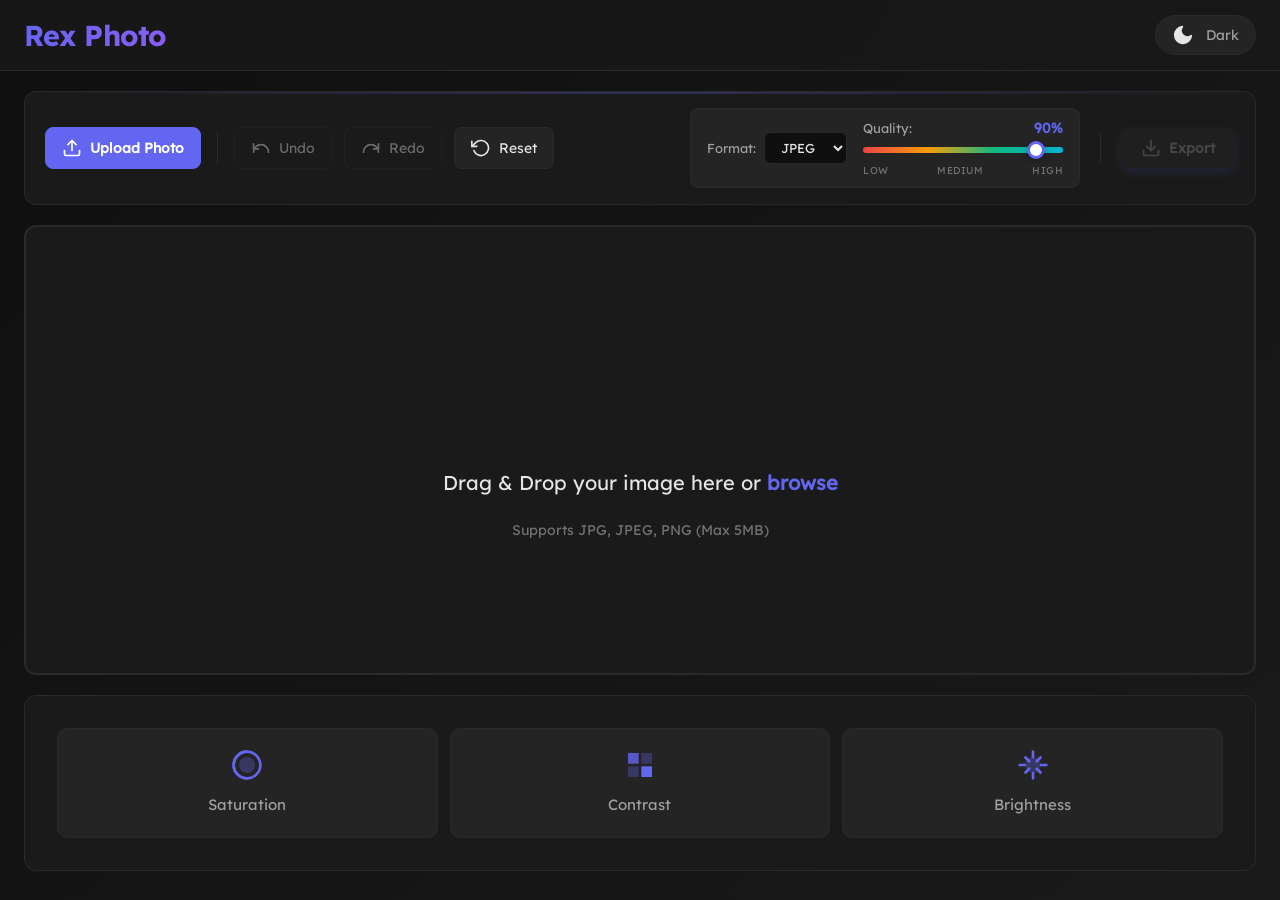
<file: index.html>
<!DOCTYPE html>
<html lang="en">

<head>
  <meta charset="UTF-8">
  <meta name="viewport" content="width=device-width, initial-scale=1.0">
  <title>Rex Photo</title>

  <link rel="icon" href="./assets/favicon.png">
  <link rel="stylesheet" href="style.css">
</head>

<body>
  <div id="app">
    <header>
      <h1 class="logo">Rex Photo</h1>
      <div class="theme-toggle" id="themeToggle">
        <span class="theme-icon" id="themeIcon">
          <svg viewBox="0 0 24 24" fill="none" xmlns="http://www.w3.org/2000/svg">
            <path d="M21 12.79A9 9 0 1 1 11.21 3 7 7 0 0 0 21 12.79z" stroke="currentColor" stroke-width="2"
              stroke-linecap="round" stroke-linejoin="round" fill="currentColor" />
          </svg>
        </span>
        <span class="theme-label" id="themeLabel">Dark</span>
      </div>
    </header>

    <main>
      <div id="editorContainer" class="editor-container">

        <!-- Top control section -->

        <div id="topControls" class="top-controls">

          <!-- Left Section: Upload, Undo, Redo -->

          <div class="controls-left">
            <button id="uploadBtn" class="control-btn primary-btn">
              <svg viewBox="0 0 24 24" fill="none" xmlns="http://www.w3.org/2000/svg" width="20" height="20">
                <path d="M21 15v4a2 2 0 0 1-2 2H5a2 2 0 0 1-2-2v-4" stroke="currentColor" stroke-width="2"
                  stroke-linecap="round" stroke-linejoin="round" />
                <polyline points="17 8 12 3 7 8" stroke="currentColor" stroke-width="2" stroke-linecap="round"
                  stroke-linejoin="round" />
                <line x1="12" y1="3" x2="12" y2="15" stroke="currentColor" stroke-width="2" stroke-linecap="round"
                  stroke-linejoin="round" />
              </svg>
              <span>Upload Photo</span>
            </button>

            <div class="controls-divider"></div>

            <button id="undoBtn" class="control-btn" disabled title="Undo (Ctrl+Z)">
              <svg viewBox="0 0 24 24" fill="none" xmlns="http://www.w3.org/2000/svg" width="20" height="20">
                <path d="M3 7v6h6" stroke="currentColor" stroke-width="2" stroke-linecap="round"
                  stroke-linejoin="round" />
                <path d="M21 17a9 9 0 0 0-9-9 9 9 0 0 0-9 9" stroke="currentColor" stroke-width="2"
                  stroke-linecap="round" stroke-linejoin="round" />
              </svg>
              <span class="btn-text">Undo</span>
            </button>

            <button id="redoBtn" class="control-btn" disabled title="Redo (Ctrl+Y)">
              <svg viewBox="0 0 24 24" fill="none" xmlns="http://www.w3.org/2000/svg" width="20" height="20">
                <path d="M21 7v6h-6" stroke="currentColor" stroke-width="2" stroke-linecap="round"
                  stroke-linejoin="round" />
                <path d="M3 17a9 9 0 0 1 9-9 9 9 0 0 1 9 9" stroke="currentColor" stroke-width="2"
                  stroke-linecap="round" stroke-linejoin="round" />
              </svg>
              <span class="btn-text">Redo</span>
            </button>

            <button id="resetBtn" class="control-btn" title="Reset All Filters">
              <svg viewBox="0 0 24 24" fill="none" xmlns="http://www.w3.org/2000/svg" width="20" height="20">
                <path d="M1 4v6h6" stroke="currentColor" stroke-width="2" stroke-linecap="round"
                  stroke-linejoin="round" />
                <path d="M3.51 15a9 9 0 1 0 2.13-9.36L1 10" stroke="currentColor" stroke-width="2"
                  stroke-linecap="round" stroke-linejoin="round" />
              </svg>
              <span class="btn-text">Reset</span>
            </button>
          </div>

          <!-- Right Section: Export Controls -->

          <div class="controls-right">
            <div class="export-group">
              <div class="format-selector">
                <label for="formatSelect" class="format-label">Format:</label>
                <select id="formatSelect" class="format-select">
                  <option value="jpeg">JPEG</option>
                  <option value="png">PNG</option>
                  <option value="webp">WebP</option>
                </select>
              </div>

              <div class="quality-control" id="qualityControl">
                <label class="quality-label">
                  <span>Quality:</span>
                  <span id="qualityValue" class="quality-value">90%</span>
                </label>
                <input type="range" id="qualitySlider" class="quality-slider" min="0" max="100" value="90" step="10">
                <div class="quality-marks">
                  <span class="quality-mark">Low</span>
                  <span class="quality-mark">Medium</span>
                  <span class="quality-mark">High</span>
                </div>
              </div>
            </div>

            <div class="controls-divider"></div>

            <button id="exportBtn" class="control-btn export-btn" disabled>
              <svg viewBox="0 0 24 24" fill="none" xmlns="http://www.w3.org/2000/svg" width="20" height="20">
                <path d="M21 15v4a2 2 0 0 1-2 2H5a2 2 0 0 1-2-2v-4" stroke="currentColor" stroke-width="2"
                  stroke-linecap="round" stroke-linejoin="round" />
                <polyline points="7 10 12 15 17 10" stroke="currentColor" stroke-width="2" stroke-linecap="round"
                  stroke-linejoin="round" />
                <line x1="12" y1="15" x2="12" y2="3" stroke="currentColor" stroke-width="2" stroke-linecap="round"
                  stroke-linejoin="round" />
              </svg>
              <span>Export</span>
            </button>
          </div>

        </div>

        <div id="photoContainer" class="drop-zone">
          <div class="container" id="imageContainer">
            <div class="upload-area" id="uploadArea">
              <input type="file" name="photo" id="photoInput" accept=".jpg,.jpeg,.png" style="display: none" />
              <div class="upload-icon">
                <svg viewBox="0 0 24 24" fill="none" xmlns="http://www.w3.org/2000/svg">
                  <path d="M23 19a2 2 0 0 1-2 2H3a2 2 0 0 1-2-2V8a2 2 0 0 1 2-2h4l2-3h6l2 3h4a2 2 0 0 1 2 2z"
                    stroke="var(--accent-color)" stroke-width="2" stroke-linecap="round" stroke-linejoin="round"
                    fill="none" />
                  <circle cx="12" cy="13" r="4" stroke="var(--accent-color)" stroke-width="2" fill="var(--accent-color)"
                    opacity="0.3" />
                  <path d="M12 13V13.01" stroke="var(--accent-color)" stroke-width="2" stroke-linecap="round" />
                  <path d="M17 8h.01" stroke="var(--accent-color)" stroke-width="2" stroke-linecap="round" />
                </svg>
              </div>
              <div class="upload-text">
                Drag & Drop your image here or
                <span class="browse-text">browse</span>
              </div>
              <div class="upload-hint">Supports JPG, JPEG, PNG (Max 5MB)</div>
            </div>
          </div>
        </div>

        <div id="editorTools">


          <!-- this is the html to be rendered when tools are clicked -->


          <div id="inputElements">
            <div class="button">
              <button id="inputBackButton">Back</button>
            </div>
            <div id="inputName"></div>
            <div id="inputRangeElement">
              <p id="rangeInputValue"></p>
              <div id="rangeInputDiv">
                <input type="range" name="input-range" id="inputRange" value="0" max="100" min="-100" step="1">
              </div>
            </div>
          </div>

          <div id="inputSwitchElement">
            <button id="switchBackButton">Back</button>
            <div class="switch-container">
              <label class="switch">
                <input type="checkbox" id="inputSwitch">
                <span class="slider"></span>
              </label>
              <span class="switch-status" id="switchStatus">OFF</span>
            </div>
          </div>

          <div id="editorToolsDisplay">
            <div class="editor-tool" id="saturationTool">
              <div class="tool-icon">
                <svg viewBox="0 0 24 24" fill="none" xmlns="http://www.w3.org/2000/svg">
                  <circle cx="12" cy="12" r="10" stroke="var(--accent-color)" stroke-width="2" fill="none" />
                  <path d="M12 2a10 10 0 0 0 0 20" stroke="var(--accent-color)" stroke-width="2" fill="none" />
                  <circle cx="12" cy="12" r="6" fill="var(--accent-color)" opacity="0.3" />
                </svg>
              </div>
              <span>Saturation</span>
            </div>
            <div class="editor-tool" id="contrastTool">
              <div class="tool-icon">
                <svg viewBox="0 0 24 24" fill="none" xmlns="http://www.w3.org/2000/svg">
                  <rect x="3" y="3" width="8" height="8" fill="var(--accent-color)" opacity="0.8" />
                  <rect x="13" y="3" width="8" height="8" fill="var(--accent-color)" opacity="0.3" />
                  <rect x="3" y="13" width="8" height="8" fill="var(--accent-color)" opacity="0.3" />
                  <rect x="13" y="13" width="8" height="8" fill="var(--accent-color)" />
                </svg>
              </div>
              <span>Contrast</span>
            </div>
            <div class="editor-tool" id="brightnessTool">
              <div class="tool-icon">
                <svg viewBox="0 0 24 24" fill="none" xmlns="http://www.w3.org/2000/svg">
                  <circle cx="12" cy="12" r="5" stroke="var(--accent-color)" stroke-width="2" fill="var(--accent-color)"
                    opacity="0.3" />
                  <path d="M12 2v4M12 18v4M22 12h-4M6 12H2" stroke="var(--accent-color)" stroke-width="2"
                    stroke-linecap="round" />
                  <path d="M17.66 6.34l-2.83 2.83M9.17 14.83l-2.83 2.83M17.66 17.66l-2.83-2.83M9.17 9.17L6.34 6.34"
                    stroke="var(--accent-color)" stroke-width="2" stroke-linecap="round" />
                </svg>
              </div>
              <span>Brightness</span>
            </div>
            <!-- <div class="editor-tool" id="sepiaTool">
              <div class="tool-icon">
                <svg viewBox="0 0 24 24" fill="none" xmlns="http://www.w3.org/2000/svg">
                  <rect x="3" y="3" width="18" height="18" rx="2" stroke="var(--accent-color)" stroke-width="2"
                    fill="none" />
                  <path d="M3 3L21 21" stroke="var(--accent-color)" stroke-width="2" stroke-linecap="round" />
                  <circle cx="9" cy="9" r="2" fill="var(--accent-color)" opacity="0.6" />
                  <circle cx="15" cy="15" r="2" fill="var(--accent-color)" opacity="0.4" />
                </svg>
              </div>
              <span>Sepia</span>
            </div>
            <div class="editor-tool" id="opacityTool">
              <div class="tool-icon">
                <svg viewBox="0 0 24 24" fill="none" xmlns="http://www.w3.org/2000/svg">
                  <rect x="3" y="3" width="18" height="18" rx="2" stroke="var(--accent-color)" stroke-width="2"
                    fill="var(--accent-color)" opacity="0.2" />
                  <path d="M3 3 L21 21" stroke="var(--accent-color)" stroke-width="2" stroke-linecap="round" />
                  <rect x="3" y="3" width="18" height="9" fill="var(--accent-color)" opacity="0.6" />
                </svg>
              </div>
              <span>Opacity</span>
            </div> -->
          </diav>
        </div>
      </div>
  </div>
  </main>
  </div>

  <!-- <input type="text" id="input">
  <button type="button" id="push">Push</button> -->


  <canvas id="export-canvas" style="display: none;"></canvas>
  <script type="module" src="script.js"></script>
</body>

</html>
</file>
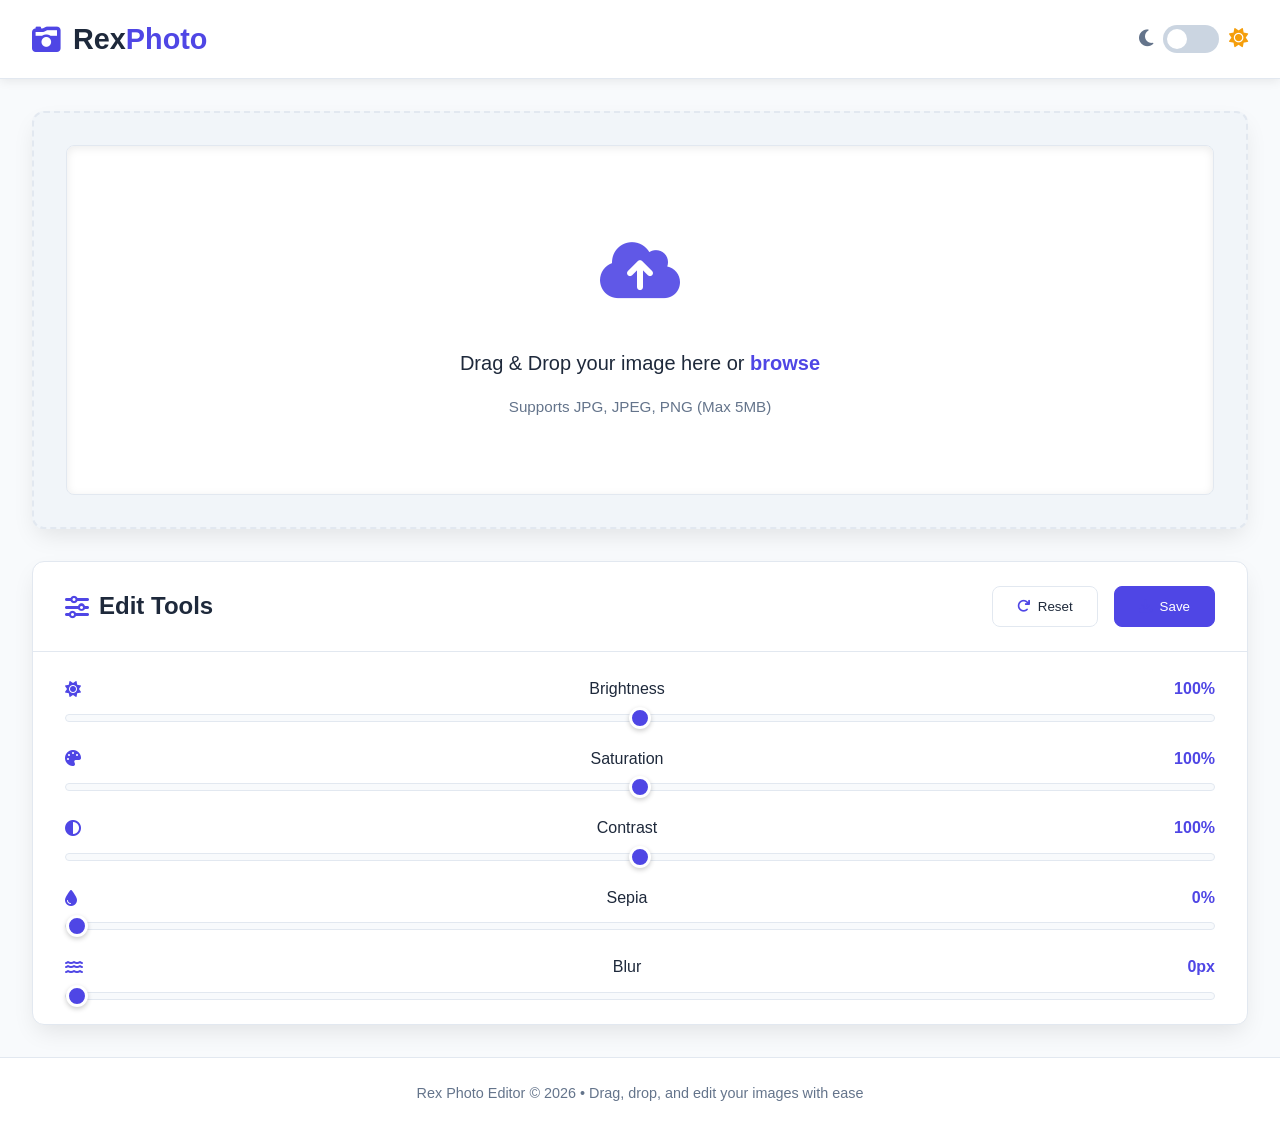
<file: second/index.html>
<!DOCTYPE html>
<html lang="en">

<head>
  <meta charset="UTF-8">
  <meta name="viewport" content="width=device-width, initial-scale=1.0">
  <title>Rex Photo Editor</title>
  <link rel="stylesheet" href="style.css">
  <link rel="stylesheet" href="https://cdnjs.cloudflare.com/ajax/libs/font-awesome/6.4.0/css/all.min.css">
</head>

<body>
  <div id="app">
    <header class="header">
      <div class="header-content">
        <div class="logo">
          <i class="fas fa-camera-retro"></i>
          <h1>Rex<span>Photo</span></h1>
        </div>
        <div class="theme-toggle">
          <i class="fas fa-moon"></i>
          <label class="switch">
            <input type="checkbox" id="themeToggle">
            <span class="slider"></span>
          </label>
          <i class="fas fa-sun"></i>
        </div>
      </div>
    </header>

    <main>
      <div id="editorContainer" class="editor-container">
        <div id="photoContainer" class="drop-zone">
          <div class="container" id="imageContainer">
            <!-- Upload Photos Section -->
            <div class="upload-area" id="uploadArea">
              <input type="file" name="photo" id="photoInput" accept=".jpg,.jpeg,.png" style="display: none;">
              <div class="upload-icon">
                <i class="fas fa-cloud-upload-alt"></i>
              </div>
              <div class="upload-text">Drag & Drop your image here or <span class="browse-text">browse</span></div>
              <div class="upload-hint">Supports JPG, JPEG, PNG (Max 5MB)</div>
            </div>
          </div>
        </div>

        <div class="editor-tools-container">
          <div class="tools-header">
            <h2><i class="fas fa-sliders-h"></i> Edit Tools</h2>
            <div class="tool-actions">
              <button class="tool-btn" id="resetBtn"><i class="fas fa-redo"></i> Reset</button>
              <button class="tool-btn primary" id="saveBtn"><i class="fas fa-download"></i> Save</button>
            </div>
          </div>

          <div id="editorTools" class="editor-tools">
            <div class="tool">
              <div class="tool-header">
                <i class="fas fa-sun"></i>
                <span>Brightness</span>
                <span class="tool-value" id="brightnessValue">100%</span>
              </div>
              <input type="range" min="0" max="200" value="100" class="tool-slider" id="brightnessSlider">
            </div>

            <div class="tool">
              <div class="tool-header">
                <i class="fas fa-palette"></i>
                <span>Saturation</span>
                <span class="tool-value" id="saturationValue">100%</span>
              </div>
              <input type="range" min="0" max="200" value="100" class="tool-slider" id="saturationSlider">
            </div>

            <div class="tool">
              <div class="tool-header">
                <i class="fas fa-adjust"></i>
                <span>Contrast</span>
                <span class="tool-value" id="contrastValue">100%</span>
              </div>
              <input type="range" min="0" max="200" value="100" class="tool-slider" id="contrastSlider">
            </div>

            <div class="tool">
              <div class="tool-header">
                <i class="fas fa-tint"></i>
                <span>Sepia</span>
                <span class="tool-value" id="sepiaValue">0%</span>
              </div>
              <input type="range" min="0" max="100" value="0" class="tool-slider" id="sepiaSlider">
            </div>

            <div class="tool">
              <div class="tool-header">
                <i class="fas fa-water"></i>
                <span>Blur</span>
                <span class="tool-value" id="blurValue">0px</span>
              </div>
              <input type="range" min="0" max="20" value="0" class="tool-slider" id="blurSlider">
            </div>
          </div>
        </div>
      </div>
    </main>

    <footer class="footer">
      <p>Rex Photo Editor &copy; <span id="currentYear"></span> • Drag, drop, and edit your images with ease</p>
    </footer>
  </div>

  <script src="script.js"></script>
</body>

</html>
</file>
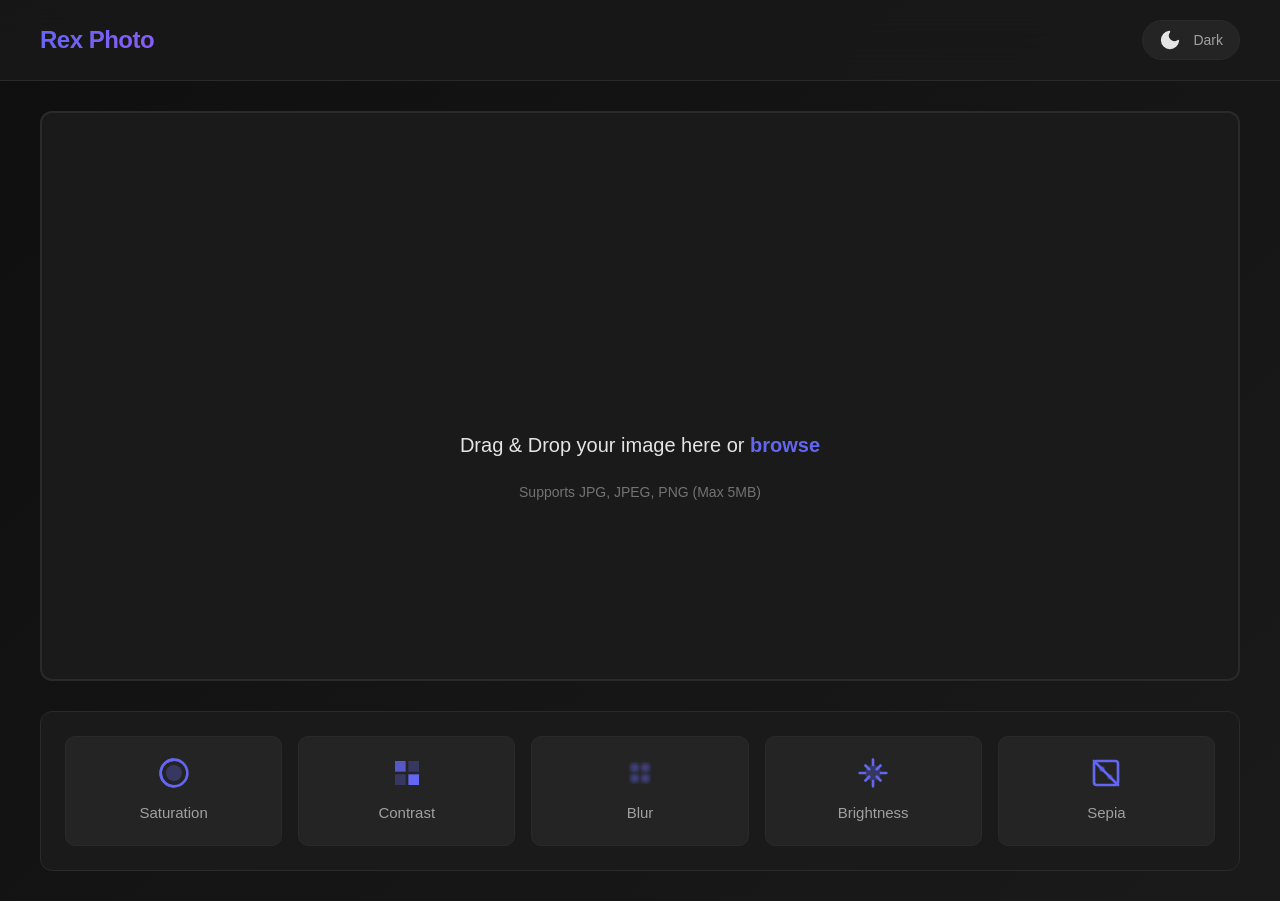
<file: second/photo_editor_dark (3).html>
<!DOCTYPE html>
<html lang="en">
  <head>
    <meta charset="UTF-8" />
    <meta name="viewport" content="width=device-width, initial-scale=1.0" />
    <title>Rex Photo</title>

    <style>
      :root {
        --bg-primary: #0f0f0f;
        --bg-secondary: #1a1a1a;
        --bg-tertiary: #242424;
        --border-color: #2a2a2a;
        --border-hover: #3a3a3a;
        --accent-color: #6366f1;
        --accent-hover: #4f46e5;
        --text-primary: #e5e5e5;
        --text-secondary: #a0a0a0;
        --text-muted: #737373;
        --shadow: rgba(0, 0, 0, 0.5);
        --glow: rgba(99, 102, 241, 0.3);
        --border-radius: 12px;
        --transition: all 0.3s cubic-bezier(0.4, 0, 0.2, 1);
      }

      [data-theme="light"] {
        --bg-primary: #ffffff;
        --bg-secondary: #f8f9fa;
        --bg-tertiary: #e9ecef;
        --border-color: #dee2e6;
        --border-hover: #cbd5e0;
        --accent-color: #6366f1;
        --accent-hover: #4f46e5;
        --text-primary: #1a202c;
        --text-secondary: #4a5568;
        --text-muted: #718096;
        --shadow: rgba(0, 0, 0, 0.1);
        --glow: rgba(99, 102, 241, 0.2);
        --border-radius: 12px;
        --transition: all 0.3s cubic-bezier(0.4, 0, 0.2, 1);
      }

      * {
        box-sizing: border-box;
        margin: 0;
        padding: 0;
      }

      body {
        font-family: -apple-system, BlinkMacSystemFont, "Segoe UI", Roboto,
          "Inter", sans-serif;
        color: var(--text-primary);
        background: linear-gradient(
          135deg,
          var(--bg-primary) 0%,
          var(--bg-secondary) 100%
        );
        line-height: 1.6;
        min-height: 100vh;
        transition: background 0.3s ease, color 0.3s ease;
      }

      [data-theme="light"] body {
        background: linear-gradient(135deg, #f0f4f8 0%, #ffffff 100%);
      }

      header {
        background: rgba(26, 26, 26, 0.8);
        backdrop-filter: blur(20px);
        border-bottom: 1px solid var(--border-color);
        padding: 20px 40px;
        position: sticky;
        top: 0;
        z-index: 100;
        display: flex;
        justify-content: space-between;
        align-items: center;
      }

      header h1 {
        font-size: 24px;
        font-weight: 700;
        background: linear-gradient(135deg, var(--accent-color), #8b5cf6);
        -webkit-background-clip: text;
        -webkit-text-fill-color: transparent;
        letter-spacing: -0.5px;
      }

      .theme-toggle {
        display: flex;
        align-items: center;
        gap: 12px;
        background: var(--bg-tertiary);
        padding: 8px 16px;
        border-radius: 50px;
        border: 1px solid var(--border-color);
        cursor: pointer;
        transition: var(--transition);
        position: relative;
        overflow: hidden;
      }

      .theme-toggle::before {
        content: "";
        position: absolute;
        top: 0;
        left: -100%;
        width: 100%;
        height: 100%;
        background: linear-gradient(
          90deg,
          transparent,
          var(--glow),
          transparent
        );
        transition: left 0.5s ease;
      }

      .theme-toggle:hover::before {
        left: 100%;
      }

      .theme-toggle:hover {
        border-color: var(--accent-color);
        box-shadow: 0 0 20px var(--glow);
      }

      .theme-icon {
        width: 22px;
        height: 22px;
        transition: var(--transition);
        position: relative;
        z-index: 1;
      }

      .theme-toggle:hover .theme-icon {
        transform: rotate(20deg) scale(1.1);
      }

      .theme-icon svg {
        width: 100%;
        height: 100%;
      }

      .theme-label {
        font-size: 14px;
        font-weight: 500;
        color: var(--text-secondary);
        position: relative;
        z-index: 1;
      }

      #editorContainer {
        display: flex;
        flex-direction: column;
        min-height: calc(100vh - 80px);
        padding: 30px 40px;
        max-width: 1600px;
        margin: 0 auto;
        gap: 30px;
      }

      #photoContainer {
        flex: 1;
        display: flex;
        justify-content: center;
        align-items: center;
        background: var(--bg-secondary);
        border-radius: var(--border-radius);
        border: 2px solid var(--border-color);
        position: relative;
        overflow: hidden;
        transition: var(--transition);
        min-height: 500px;
      }

      #photoContainer.active {
        border-color: var(--accent-color);
        box-shadow: 0 0 0 4px var(--glow);
      }

      #photoContainer:hover {
        border-color: var(--border-hover);
      }

      #photoContainer .container {
        width: 100%;
        min-height: 300px;
        max-width: 1200px;
        display: flex;
        justify-content: center;
        align-items: center;
        position: relative;
        overflow: hidden;
        padding: 20px;
        margin: 0 auto;
        box-sizing: border-box;
      }

      .uploaded-image {
        max-width: 100%;
        max-height: 100%;
        width: auto;
        height: auto;
        object-fit: contain;
        display: block;
        margin: 0 auto;
        transition: transform 0.3s ease;
        image-rendering: -webkit-optimize-contrast;
        image-rendering: crisp-edges;
      }

      .upload-area {
        display: flex;
        flex-direction: column;
        align-items: center;
        justify-content: center;
        padding: 60px 40px;
        text-align: center;
        width: 100%;
        cursor: pointer;
        transition: var(--transition);
      }

      .upload-area:hover .upload-icon {
        transform: scale(1.1);
      }

      .upload-icon {
        font-size: 72px;
        margin-bottom: 24px;
        opacity: 0.6;
        transition: var(--transition);
        filter: grayscale(1);
      }

      .upload-text {
        font-size: 20px;
        margin-bottom: 12px;
        color: var(--text-primary);
        font-weight: 500;
      }

      .browse-text {
        color: var(--accent-color);
        text-decoration: none;
        font-weight: 600;
        position: relative;
        transition: var(--transition);
      }

      .browse-text::after {
        content: "";
        position: absolute;
        bottom: -2px;
        left: 0;
        width: 100%;
        height: 2px;
        background: var(--accent-color);
        transform: scaleX(0);
        transition: var(--transition);
      }

      .upload-area:hover .browse-text::after {
        transform: scaleX(1);
      }

      .upload-hint {
        font-size: 14px;
        color: var(--text-muted);
        margin-top: 8px;
      }

      .action-button {
        position: absolute;
        bottom: 30px;
        right: 30px;
        background: var(--accent-color);
        color: white;
        border: none;
        padding: 12px 24px;
        border-radius: 8px;
        font-size: 14px;
        font-weight: 600;
        cursor: pointer;
        transition: var(--transition);
        box-shadow: 0 4px 12px rgba(99, 102, 241, 0.3);
      }

      .action-button:hover {
        background: var(--accent-hover);
        transform: translateY(-2px);
        box-shadow: 0 6px 20px rgba(99, 102, 241, 0.4);
      }

      .action-button:active {
        transform: translateY(0);
      }

      .error-message {
        background: linear-gradient(
          135deg,
          rgba(239, 68, 68, 0.1),
          rgba(220, 38, 38, 0.1)
        );
        border: 2px solid rgba(239, 68, 68, 0.3);
        border-radius: var(--border-radius);
        padding: 20px;
        margin-top: 20px;
        display: flex;
        align-items: center;
        gap: 16px;
        animation: slideIn 0.3s ease;
      }

      .error-icon {
        width: 24px;
        height: 24px;
        flex-shrink: 0;
      }

      .error-icon svg {
        width: 100%;
        height: 100%;
      }

      .error-content {
        flex: 1;
      }

      .error-title {
        font-size: 16px;
        font-weight: 600;
        color: #ef4444;
        margin-bottom: 4px;
      }

      .error-description {
        font-size: 14px;
        color: var(--text-secondary);
      }

      @keyframes slideIn {
        from {
          opacity: 0;
          transform: translateY(-10px);
        }
        to {
          opacity: 1;
          transform: translateY(0);
        }
      }

      #editorTools {
        display: grid;
        grid-template-columns: repeat(auto-fit, minmax(150px, 1fr));
        gap: 16px;
        padding: 24px;
        background: var(--bg-secondary);
        border-radius: var(--border-radius);
        border: 1px solid var(--border-color);
      }

      #editorTools > div {
        background: var(--bg-tertiary);
        padding: 20px;
        border-radius: 10px;
        text-align: center;
        font-weight: 500;
        font-size: 15px;
        color: var(--text-secondary);
        border: 1px solid var(--border-color);
        cursor: pointer;
        transition: var(--transition);
        position: relative;
        overflow: hidden;
        display: flex;
        flex-direction: column;
        align-items: center;
        gap: 12px;
      }

      #editorTools > div .tool-icon {
        width: 32px;
        height: 32px;
        transition: var(--transition);
      }

      #editorTools > div .tool-icon svg {
        width: 100%;
        height: 100%;
      }

      #editorTools > div::before {
        content: "";
        position: absolute;
        top: 0;
        left: -100%;
        width: 100%;
        height: 100%;
        background: linear-gradient(
          90deg,
          transparent,
          rgba(99, 102, 241, 0.1),
          transparent
        );
        transition: var(--transition);
      }

      #editorTools > div:hover {
        border-color: var(--accent-color);
        color: var(--text-primary);
        transform: translateY(-2px);
        box-shadow: 0 8px 16px var(--shadow);
      }

      #editorTools > div:hover .tool-icon {
        transform: scale(1.1);
      }

      #editorTools > div:hover .tool-icon svg {
        filter: drop-shadow(0 2px 8px var(--glow));
      }

      #editorTools > div:hover::before {
        left: 100%;
      }

      @media (max-width: 768px) {
        header {
          padding: 16px 20px;
        }

        header h1 {
          font-size: 20px;
        }

        #editorContainer {
          padding: 20px;
          gap: 20px;
        }

        #photoContainer {
          min-height: 400px;
        }

        .upload-icon {
          font-size: 56px;
        }

        .upload-text {
          font-size: 18px;
        }

        #editorTools {
          grid-template-columns: repeat(auto-fit, minmax(120px, 1fr));
          gap: 12px;
          padding: 16px;
        }

        #editorTools > div {
          padding: 16px;
          font-size: 14px;
        }
        #photoContainer .container {
          padding: 15px;
          min-height: 250px;
        }
      }

      @media (max-width: 480px) {
        #photoContainer .container {
          padding: 10px;
          min-height: 200px;
        }
      }
    </style>
  </head>

  <body>
    <div id="app">
      <header>
        <h1>Rex Photo</h1>
        <div class="theme-toggle" id="themeToggle">
          <span class="theme-icon" id="themeIcon">
            <svg
              viewBox="0 0 24 24"
              fill="none"
              xmlns="http://www.w3.org/2000/svg"
            >
              <path
                d="M21 12.79A9 9 0 1 1 11.21 3 7 7 0 0 0 21 12.79z"
                stroke="currentColor"
                stroke-width="2"
                stroke-linecap="round"
                stroke-linejoin="round"
                fill="currentColor"
              />
            </svg>
          </span>
          <span class="theme-label" id="themeLabel">Dark</span>
        </div>
      </header>

      <main>
        <div id="editorContainer" class="editor-container">
          <div id="photoContainer" class="drop-zone">
            <div class="container" id="imageContainer">
              <div class="upload-area" id="uploadArea">
                <input
                  type="file"
                  name="photo"
                  id="photoInput"
                  accept=".jpg,.jpeg,.png"
                  style="display: none"
                />
                <div class="upload-icon">
                  <svg
                    viewBox="0 0 24 24"
                    fill="none"
                    xmlns="http://www.w3.org/2000/svg"
                  >
                    <path
                      d="M23 19a2 2 0 0 1-2 2H3a2 2 0 0 1-2-2V8a2 2 0 0 1 2-2h4l2-3h6l2 3h4a2 2 0 0 1 2 2z"
                      stroke="var(--accent-color)"
                      stroke-width="2"
                      stroke-linecap="round"
                      stroke-linejoin="round"
                      fill="none"
                    />
                    <circle
                      cx="12"
                      cy="13"
                      r="4"
                      stroke="var(--accent-color)"
                      stroke-width="2"
                      fill="var(--accent-color)"
                      opacity="0.3"
                    />
                    <path
                      d="M12 13V13.01"
                      stroke="var(--accent-color)"
                      stroke-width="2"
                      stroke-linecap="round"
                    />
                    <path
                      d="M17 8h.01"
                      stroke="var(--accent-color)"
                      stroke-width="2"
                      stroke-linecap="round"
                    />
                  </svg>
                </div>
                <div class="upload-text">
                  Drag & Drop your image here or
                  <span class="browse-text">browse</span>
                </div>
                <div class="upload-hint">Supports JPG, JPEG, PNG (Max 5MB)</div>
              </div>
            </div>
          </div>

          <div id="editorTools">
            <div>
              <div class="tool-icon">
                <svg
                  viewBox="0 0 24 24"
                  fill="none"
                  xmlns="http://www.w3.org/2000/svg"
                >
                  <circle
                    cx="12"
                    cy="12"
                    r="10"
                    stroke="var(--accent-color)"
                    stroke-width="2"
                    fill="none"
                  />
                  <path
                    d="M12 2a10 10 0 0 0 0 20"
                    stroke="var(--accent-color)"
                    stroke-width="2"
                    fill="none"
                  />
                  <circle
                    cx="12"
                    cy="12"
                    r="6"
                    fill="var(--accent-color)"
                    opacity="0.3"
                  />
                </svg>
              </div>
              <span>Saturation</span>
            </div>
            <div>
              <div class="tool-icon">
                <svg
                  viewBox="0 0 24 24"
                  fill="none"
                  xmlns="http://www.w3.org/2000/svg"
                >
                  <rect
                    x="3"
                    y="3"
                    width="8"
                    height="8"
                    fill="var(--accent-color)"
                    opacity="0.8"
                  />
                  <rect
                    x="13"
                    y="3"
                    width="8"
                    height="8"
                    fill="var(--accent-color)"
                    opacity="0.3"
                  />
                  <rect
                    x="3"
                    y="13"
                    width="8"
                    height="8"
                    fill="var(--accent-color)"
                    opacity="0.3"
                  />
                  <rect
                    x="13"
                    y="13"
                    width="8"
                    height="8"
                    fill="var(--accent-color)"
                  />
                </svg>
              </div>
              <span>Contrast</span>
            </div>
            <div>
              <div class="tool-icon">
                <svg
                  viewBox="0 0 24 24"
                  fill="none"
                  xmlns="http://www.w3.org/2000/svg"
                >
                  <circle
                    cx="8"
                    cy="8"
                    r="3"
                    fill="var(--accent-color)"
                    opacity="0.6"
                    filter="url(#blur1)"
                  />
                  <circle
                    cx="16"
                    cy="8"
                    r="3"
                    fill="var(--accent-color)"
                    opacity="0.6"
                    filter="url(#blur1)"
                  />
                  <circle
                    cx="8"
                    cy="16"
                    r="3"
                    fill="var(--accent-color)"
                    opacity="0.6"
                    filter="url(#blur1)"
                  />
                  <circle
                    cx="16"
                    cy="16"
                    r="3"
                    fill="var(--accent-color)"
                    opacity="0.6"
                    filter="url(#blur1)"
                  />
                  <defs>
                    <filter id="blur1">
                      <feGaussianBlur in="SourceGraphic" stdDeviation="2" />
                    </filter>
                  </defs>
                </svg>
              </div>
              <span>Blur</span>
            </div>
            <div>
              <div class="tool-icon">
                <svg
                  viewBox="0 0 24 24"
                  fill="none"
                  xmlns="http://www.w3.org/2000/svg"
                >
                  <circle
                    cx="12"
                    cy="12"
                    r="5"
                    stroke="var(--accent-color)"
                    stroke-width="2"
                    fill="var(--accent-color)"
                    opacity="0.3"
                  />
                  <path
                    d="M12 2v4M12 18v4M22 12h-4M6 12H2"
                    stroke="var(--accent-color)"
                    stroke-width="2"
                    stroke-linecap="round"
                  />
                  <path
                    d="M17.66 6.34l-2.83 2.83M9.17 14.83l-2.83 2.83M17.66 17.66l-2.83-2.83M9.17 9.17L6.34 6.34"
                    stroke="var(--accent-color)"
                    stroke-width="2"
                    stroke-linecap="round"
                  />
                </svg>
              </div>
              <span>Brightness</span>
            </div>
            <div>
              <div class="tool-icon">
                <svg
                  viewBox="0 0 24 24"
                  fill="none"
                  xmlns="http://www.w3.org/2000/svg"
                >
                  <rect
                    x="3"
                    y="3"
                    width="18"
                    height="18"
                    rx="2"
                    stroke="var(--accent-color)"
                    stroke-width="2"
                    fill="none"
                  />
                  <path
                    d="M3 3L21 21"
                    stroke="var(--accent-color)"
                    stroke-width="2"
                    stroke-linecap="round"
                  />
                  <circle
                    cx="9"
                    cy="9"
                    r="2"
                    fill="var(--accent-color)"
                    opacity="0.6"
                  />
                  <circle
                    cx="15"
                    cy="15"
                    r="2"
                    fill="var(--accent-color)"
                    opacity="0.4"
                  />
                </svg>
              </div>
              <span>Sepia</span>
            </div>
          </div>
        </div>
      </main>
    </div>

    <script>
      document.addEventListener("DOMContentLoaded", function () {
        const dropZone = document.getElementById("photoContainer");
        const fileInput = document.getElementById("photoInput");
        const uploadArea = document.getElementById("uploadArea");
        const imageContainer = document.getElementById("imageContainer");
        const themeToggle = document.getElementById("themeToggle");
        const themeIcon = document.getElementById("themeIcon");
        const themeLabel = document.getElementById("themeLabel");
        const html = document.documentElement;

        // Theme switching functionality
        const savedTheme = localStorage.getItem("theme") || "dark";
        html.setAttribute("data-theme", savedTheme);
        updateThemeUI(savedTheme);

        themeToggle.addEventListener("click", () => {
          const currentTheme = html.getAttribute("data-theme");
          const newTheme = currentTheme === "dark" ? "light" : "dark";
          html.setAttribute("data-theme", newTheme);
          localStorage.setItem("theme", newTheme);
          updateThemeUI(newTheme);
        });

        function updateThemeUI(theme) {
          const iconHTML =
            theme === "light"
              ? `<svg viewBox="0 0 24 24" fill="none" xmlns="http://www.w3.org/2000/svg">
              <circle cx="12" cy="12" r="5" stroke="currentColor" stroke-width="2" fill="currentColor"/>
              <path d="M12 2v4M12 18v4M22 12h-4M6 12H2" stroke="currentColor" stroke-width="2" stroke-linecap="round"/>
              <path d="M17.66 6.34l-2.83 2.83M9.17 14.83l-2.83 2.83M17.66 17.66l-2.83-2.83M9.17 9.17L6.34 6.34" stroke="currentColor" stroke-width="2" stroke-linecap="round"/>
            </svg>`
              : `<svg viewBox="0 0 24 24" fill="none" xmlns="http://www.w3.org/2000/svg">
              <path d="M21 12.79A9 9 0 1 1 11.21 3 7 7 0 0 0 21 12.79z" stroke="currentColor" stroke-width="2" stroke-linecap="round" stroke-linejoin="round" fill="currentColor"/>
            </svg>`;

          themeIcon.innerHTML = iconHTML;
          themeLabel.textContent = theme === "light" ? "Light" : "Dark";
        }

        // Image upload functionality
        uploadArea.addEventListener("click", () => fileInput.click());
        fileInput.addEventListener("change", (e) =>
          processFile(e.target.files[0])
        );

        dropZone.addEventListener("dragover", (e) => {
          e.preventDefault();
          dropZone.classList.add("active");
        });

        dropZone.addEventListener("dragleave", () => {
          dropZone.classList.remove("active");
        });

        dropZone.addEventListener("drop", (e) => {
          e.preventDefault();
          dropZone.classList.remove("active");
          const files = e.dataTransfer.files;

          if (files.length > 1) {
            showError(
              "Too Many Files",
              "Please upload only one image at a time."
            );
            return;
          }

          processFile(files[0]);
        });

        function showError(title, description) {
          imageContainer.innerHTML = `
          <div class="upload-area" id="uploadArea">
            <input type="file" name="photo" id="photoInput" accept=".jpg,.jpeg,.png" style="display: none;">
            <div class="upload-icon">
              <svg viewBox="0 0 24 24" fill="none" xmlns="http://www.w3.org/2000/svg">
                <path d="M23 19a2 2 0 0 1-2 2H3a2 2 0 0 1-2-2V8a2 2 0 0 1 2-2h4l2-3h6l2 3h4a2 2 0 0 1 2 2z" stroke="var(--accent-color)" stroke-width="2" stroke-linecap="round" stroke-linejoin="round" fill="none"/>
                <circle cx="12" cy="13" r="4" stroke="var(--accent-color)" stroke-width="2" fill="var(--accent-color)" opacity="0.3"/>
                <path d="M12 13V13.01" stroke="var(--accent-color)" stroke-width="2" stroke-linecap="round"/>
                <path d="M17 8h.01" stroke="var(--accent-color)" stroke-width="2" stroke-linecap="round"/>
              </svg>
            </div>
            <div class="upload-text">Drag & Drop your image here or <span class="browse-text">browse</span></div>
            <div class="upload-hint">Supports JPG, JPEG, PNG (Max 5MB)</div>
            <div class="error-message">
              <div class="error-icon">
                <svg viewBox="0 0 24 24" fill="none" xmlns="http://www.w3.org/2000/svg">
                  <circle cx="12" cy="12" r="10" stroke="#ef4444" stroke-width="2" fill="none"/>
                  <path d="M12 8v4M12 16h.01" stroke="#ef4444" stroke-width="2" stroke-linecap="round"/>
                </svg>
              </div>
              <div class="error-content">
                <div class="error-title">${title}</div>
                <div class="error-description">${description}</div>
              </div>
            </div>
          </div>
        `;

          const newUploadArea = document.getElementById("uploadArea");
          const newFileInput = document.getElementById("photoInput");
          newUploadArea.addEventListener("click", () => newFileInput.click());
          newFileInput.addEventListener("change", (e) =>
            processFile(e.target.files[0])
          );
        }

        function processFile(file) {
          if (!file) return;

          if (!file.type.match("image.*")) {
            showError(
              "Invalid File Format",
              "Please select a valid image file (JPG, JPEG, PNG)."
            );
            return;
          }

          if (file.size > 5 * 1024 * 1024) {
            showError(
              "File Too Large",
              "File size exceeds 5MB. Please choose a smaller image."
            );
            return;
          }

          const reader = new FileReader();
          reader.onload = function (e) {
            imageContainer.innerHTML = `
            <img class="uploaded-image" src="${e.target.result}" alt="Uploaded preview">
            <button id="changeImage" class="action-button">Change Image</button>
          `;

            document
              .getElementById("changeImage")
              .addEventListener("click", resetUploader);
          };

          reader.readAsDataURL(file);
        }

        function resetUploader() {
          imageContainer.innerHTML = `
          <div class="upload-area" id="uploadArea">
            <input type="file" name="photo" id="photoInput" accept=".jpg,.jpeg,.png" style="display: none;">
            <div class="upload-icon">
              <svg viewBox="0 0 24 24" fill="none" xmlns="http://www.w3.org/2000/svg">
                <path d="M23 19a2 2 0 0 1-2 2H3a2 2 0 0 1-2-2V8a2 2 0 0 1 2-2h4l2-3h6l2 3h4a2 2 0 0 1 2 2z" stroke="var(--accent-color)" stroke-width="2" stroke-linecap="round" stroke-linejoin="round" fill="none"/>
                <circle cx="12" cy="13" r="4" stroke="var(--accent-color)" stroke-width="2" fill="var(--accent-color)" opacity="0.3"/>
                <path d="M12 13V13.01" stroke="var(--accent-color)" stroke-width="2" stroke-linecap="round"/>
                <path d="M17 8h.01" stroke="var(--accent-color)" stroke-width="2" stroke-linecap="round"/>
              </svg>
            </div>
            <div class="upload-text">Drag & Drop your image here or <span class="browse-text">browse</span></div>
            <div class="upload-hint">Supports JPG, JPEG, PNG (Max 5MB)</div>
          </div>
        `;

          const newUploadArea = document.getElementById("uploadArea");
          const newFileInput = document.getElementById("photoInput");
          newUploadArea.addEventListener("click", () => newFileInput.click());
          newFileInput.addEventListener("change", (e) =>
            processFile(e.target.files[0])
          );
        }
      });
    </script>
  </body>
</html>
</file>
<file: style.css>
@font-face {
  font-family: lexend-deca-regular;
  src: url(assets/fonts/LexendDeca-Regular.ttf);
}

@font-face {
  font-family: lexend-deca-bold;
  src: url(assets/fonts/LexendDeca-Bold.ttf);
}

:root {
  --bg-primary: #0f0f0f;
  --bg-secondary: #1a1a1a;
  --bg-tertiary: #242424;
  --border-color: #2a2a2a;
  --border-hover: #3a3a3a;
  --accent-color: #6366f1;
  --accent-hover: #4f46e5;
  --text-primary: #e5e5e5;
  --text-secondary: #a0a0a0;
  --text-muted: #737373;
  --shadow: rgba(0, 0, 0, 0.5);
  --glow: rgba(99, 102, 241, 0.3);
  --border-radius: 12px;
  --transition: all 0.3s cubic-bezier(0.4, 0, 0.2, 1);
  --primary-font: lexend-deca-regular, Arial, Helvetica, sans-serif;
  --primary-font-bold: lexend-deca-bold, Arial, Helvetica, sans-serif;
}

[data-theme="light"] {
  --bg-primary: #ffffff;
  --bg-secondary: #f8f9fa;
  --bg-tertiary: #e9ecef;
  --border-color: #dee2e6;
  --border-hover: #cbd5e0;
  --accent-color: #6366f1;
  --accent-hover: #4f46e5;
  --text-primary: #1a202c;
  --text-secondary: #4a5568;
  --text-muted: #718096;
  --shadow: rgba(0, 0, 0, 0.1);
  --glow: rgba(99, 102, 241, 0.2);
  --border-radius: 12px;
  --transition: all 0.3s cubic-bezier(0.4, 0, 0.2, 1);
}

* {
  box-sizing: border-box;
  margin: 0;
  padding: 0;
}

body {
  font-family: var(--primary-font);
  color: var(--text-primary);
  background: linear-gradient(135deg,
      var(--bg-primary) 0%,
      var(--bg-secondary) 100%);
  line-height: 1.6;
  min-height: 100vh;
  transition: background 0.3s ease, color 0.3s ease;
}

[data-theme="light"] body {
  background: linear-gradient(135deg, #f0f4f8 0%, #ffffff 100%);
}

header {
  background: rgba(26, 26, 26, 0.8);
  backdrop-filter: blur(20px);
  border-bottom: 1px solid var(--border-color);
  padding: 12px 24px;
  position: sticky;
  top: 0;
  z-index: 100;
  display: flex;
  justify-content: space-between;
  align-items: center;
}

.logo {
  font-size: 1.8rem;
  font-weight: 700;
  background: linear-gradient(135deg, var(--accent-color), #8b5cf6);
  -webkit-background-clip: text;
  -webkit-text-fill-color: transparent;
  letter-spacing: -0.5px;
  font-family: var(--primary-font-bold);
}

.theme-toggle {
  display: flex;
  align-items: center;
  gap: 12px;
  background: var(--bg-tertiary);
  padding: 8px 16px;
  border-radius: 50px;
  border: 1px solid var(--border-color);
  cursor: pointer;
  transition: var(--transition);
  position: relative;
  overflow: hidden;
}

.theme-toggle::before {
  content: "";
  position: absolute;
  top: 0;
  left: -100%;
  width: 100%;
  height: 100%;
  background: linear-gradient(90deg,
      transparent,
      var(--glow),
      transparent);
  transition: left 0.5s ease;
}

.theme-toggle:hover::before {
  left: 100%;
}

.theme-toggle:hover {
  border-color: var(--accent-color);
  box-shadow: 0 0 20px var(--glow);
}

.theme-icon {
  width: 22px;
  height: 22px;
  transition: var(--transition);
  position: relative;
  z-index: 1;
}

.theme-toggle:hover .theme-icon {
  transform: rotate(20deg) scale(1.1);
}

.theme-icon svg {
  width: 100%;
  height: 100%;
}

.theme-label {
  font-size: 14px;
  font-weight: 500;
  color: var(--text-secondary);
  position: relative;
  z-index: 1;
}

#editorContainer {
  display: flex;
  flex-direction: column;
  min-height: calc(100vh - 80px);
  padding: 20px 24px;
  max-width: 1400px;
  margin: 0 auto;
  gap: 20px;
}

/* Top Controls section */

.top-controls {
  display: flex;
  justify-content: space-between;
  align-items: center;
  gap: 20px;
  padding: 16px 20px;
  background: var(--bg-secondary);
  border-radius: var(--border-radius);
  border: 1px solid var(--border-color);
  flex-wrap: wrap;
  position: relative;
  overflow: hidden;
}

.top-controls::before {
  content: "";
  position: absolute;
  top: 0;
  left: 0;
  right: 0;
  height: 2px;
  background: linear-gradient(90deg,
      transparent,
      var(--accent-color),
      transparent);
  opacity: 0.3;
}

.controls-left {
  display: flex;
  align-items: center;
  gap: 12px;
  flex-wrap: wrap;
}

.controls-divider {
  width: 1px;
  height: 32px;
  background: var(--border-color);
  margin: 0 4px;
}

.control-btn {
  display: flex;
  align-items: center;
  gap: 8px;
  background: var(--bg-tertiary);
  color: var(--text-primary);
  border: 1px solid var(--border-color);
  padding: 10px 16px;
  border-radius: 8px;
  font-size: 14px;
  font-weight: 500;
  cursor: pointer;
  transition: var(--transition);
  font-family: inherit;
  position: relative;
  overflow: hidden;
  white-space: nowrap;
}

.control-btn::before {
  content: "";
  position: absolute;
  top: 0;
  left: -100%;
  width: 100%;
  height: 100%;
  background: linear-gradient(90deg,
      transparent,
      var(--glow),
      transparent);
  transition: left 0.5s ease;
}

.control-btn:hover:not(:disabled)::before {
  left: 100%;
}

.control-btn:hover:not(:disabled) {
  border-color: var(--accent-color);
  transform: translateY(-2px);
  box-shadow: 0 4px 12px var(--shadow);
}

.control-btn:active:not(:disabled) {
  transform: translateY(0);
}

.control-btn:disabled {
  opacity: 0.4;
  cursor: not-allowed;
  background: var(--bg-secondary);
}

.control-btn svg {
  flex-shrink: 0;
  position: relative;
  z-index: 1;
}

.control-btn .btn-text {
  position: relative;
  z-index: 1;
}

/* Primary Button (Upload) */

.primary-btn {
  background: var(--accent-color);
  color: white;
  border-color: var(--accent-color);
  font-weight: 600;
}

.primary-btn:hover:not(:disabled) {
  background: var(--accent-hover);
  border-color: var(--accent-hover);
  box-shadow: 0 4px 16px rgba(99, 102, 241, 0.4);
}

.controls-right {
  display: flex;
  align-items: center;
  gap: 16px;
  flex-wrap: wrap;
}

.export-group {
  display: flex;
  align-items: center;
  gap: 16px;
  padding: 8px 16px;
  background: var(--bg-tertiary);
  border-radius: 8px;
  border: 1px solid var(--border-color);
}

/* Format Selector */

.format-selector {
  display: flex;
  align-items: center;
  gap: 8px;
}

.format-label {
  font-size: 13px;
  font-weight: 500;
  color: var(--text-secondary);
  white-space: nowrap;
}

.format-select {
  background: var(--bg-primary);
  color: var(--text-primary);
  border: 1px solid var(--border-color);
  padding: 6px 12px;
  border-radius: 6px;
  font-size: 13px;
  font-weight: 500;
  cursor: pointer;
  transition: var(--transition);
  font-family: inherit;
  outline: none;
}

.format-select:hover {
  border-color: var(--accent-color);
}

.format-select:focus {
  border-color: var(--accent-color);
  box-shadow: 0 0 0 3px var(--glow);
}

/*This is my Quality Control section */

.quality-control {
  display: flex;
  flex-direction: column;
  gap: 6px;
  min-width: 200px;
}

.quality-label {
  display: flex;
  justify-content: space-between;
  align-items: center;
  font-size: 13px;
  font-weight: 500;
  color: var(--text-secondary);
  margin-bottom: 2px;
}

.quality-value {
  color: var(--accent-color);
  font-weight: 600;
  font-size: 14px;
}

.quality-slider {
  width: 100%;
  height: 6px;
  border-radius: 10px;
  background: linear-gradient(90deg,
      #ef4444 0%,
      #f59e0b 33%,
      #10b981 66%,
      #06b6d4 100%);
  outline: none;
  -webkit-appearance: none;
  appearance: none;
  cursor: pointer;
  position: relative;
}

.quality-slider::-webkit-slider-thumb {
  -webkit-appearance: none;
  appearance: none;
  width: 18px;
  height: 18px;
  background: white;
  border: 3px solid var(--accent-color);
  border-radius: 50%;
  cursor: pointer;
  box-shadow: 0 2px 8px rgba(0, 0, 0, 0.3);
  transition: var(--transition);
}

.quality-slider::-webkit-slider-thumb:hover {
  transform: scale(1.2);
  box-shadow: 0 4px 12px rgba(99, 102, 241, 0.5);
}

.quality-slider::-moz-range-thumb {
  width: 18px;
  height: 18px;
  background: white;
  border: 3px solid var(--accent-color);
  border-radius: 50%;
  cursor: pointer;
  box-shadow: 0 2px 8px rgba(0, 0, 0, 0.3);
  transition: var(--transition);
}

.quality-slider::-moz-range-thumb:hover {
  transform: scale(1.2);
  box-shadow: 0 4px 12px rgba(99, 102, 241, 0.5);
}

.quality-marks {
  display: flex;
  justify-content: space-between;
  margin-top: 4px;
}

.quality-mark {
  font-size: 10px;
  color: var(--text-muted);
  text-transform: uppercase;
  letter-spacing: 0.5px;
}

.export-btn {
  background: linear-gradient(135deg, var(--accent-color), #8b5cf6);
  color: white;
  border: none;
  font-weight: 600;
  padding: 10px 20px;
  box-shadow: 0 4px 12px rgba(99, 102, 241, 0.3);
}

.export-btn:hover:not(:disabled) {
  background: linear-gradient(135deg, var(--accent-hover), #7c3aed);
  box-shadow: 0 6px 20px rgba(99, 102, 241, 0.5);
  transform: translateY(-2px);
}

.export-btn:disabled {
  background: var(--bg-tertiary);
  color: var(--text-muted);
  opacity: 0.5;
}

#photoContainer {
  flex: 1;
  display: flex;
  justify-content: center;
  align-items: center;
  background: var(--bg-secondary);
  border-radius: var(--border-radius);
  border: 2px solid var(--border-color);
  position: relative;
  overflow: hidden;
  transition: var(--transition);
  min-height: 360px;
}

#photoContainer.active {
  border-color: var(--accent-color);
  box-shadow: 0 0 0 4px var(--glow);
}

#photoContainer:hover {
  border-color: var(--border-hover);
}

#photoContainer .container {
  width: 100%;
  min-height: 200px;
  max-width: 900px;
  display: flex;
  justify-content: center;
  align-items: center;
  position: relative;
  overflow: hidden;
  padding: 12px;
  margin: 0 auto;
  box-sizing: border-box;
}

.uploaded-image {
  width: 60%;
  max-height: 50%;
  object-fit: contain;
  display: block;
  margin: 0;
  transition: transform 0.3s ease;
  image-rendering: -webkit-optimize-contrast;
  image-rendering: crisp-edges;
  /* filter: ; */
}

.upload-area {
  display: flex;
  flex-direction: column;
  align-items: center;
  justify-content: center;
  padding: 36px 24px;
  text-align: center;
  width: 100%;
  cursor: pointer;
  transition: var(--transition);
}

.upload-area:hover .upload-icon {
  transform: scale(1.1);
}

.upload-icon {
  font-size: 56px;
  margin-bottom: 18px;
  opacity: 0.6;
  transition: var(--transition);
  filter: grayscale(1);
}

.upload-text {
  font-size: 20px;
  margin-bottom: 12px;
  color: var(--text-primary);
  font-weight: 500;
}

.browse-text {
  color: var(--accent-color);
  text-decoration: none;
  font-weight: 600;
  position: relative;
  transition: var(--transition);
}

.browse-text::after {
  content: "";
  position: absolute;
  bottom: -2px;
  left: 0;
  width: 100%;
  height: 2px;
  background: var(--accent-color);
  transform: scaleX(0);
  transition: var(--transition);
}

.upload-area:hover .browse-text::after {
  transform: scaleX(1);
}

.upload-hint {
  font-size: 14px;
  color: var(--text-muted);
  margin-top: 8px;
}

.action-button {
  position: absolute;
  bottom: 18px;
  right: 18px;
  background: var(--accent-color);
  color: white;
  border: none;
  padding: 10px 18px;
  border-radius: 8px;
  font-size: 13px;
  font-weight: 600;
  cursor: pointer;
  transition: var(--transition);
  box-shadow: 0 4px 12px rgba(99, 102, 241, 0.3);
}

.action-button:hover {
  background: var(--accent-hover);
  transform: translateY(-2px);
  box-shadow: 0 6px 20px rgba(99, 102, 241, 0.4);
}

.action-button:active {
  transform: translateY(0);
}

.error-message {
  background: linear-gradient(135deg,
      rgba(239, 68, 68, 0.1),
      rgba(220, 38, 38, 0.1));
  border: 2px solid rgba(239, 68, 68, 0.3);
  border-radius: var(--border-radius);
  padding: 20px;
  margin-top: 20px;
  display: flex;
  align-items: center;
  gap: 16px;
  animation: slideIn 0.3s ease;
}

.error-icon {
  width: 24px;
  height: 24px;
  flex-shrink: 0;
}

.error-icon svg {
  width: 100%;
  height: 100%;
}

.error-content {
  flex: 1;
}

.error-title {
  font-size: 16px;
  font-weight: 600;
  color: #ef4444;
  margin-bottom: 4px;
}

.error-description {
  font-size: 14px;
  color: var(--text-secondary);
}

@keyframes slideIn {
  from {
    opacity: 0;
    transform: translateY(-10px);
  }

  to {
    opacity: 1;
    transform: translateY(0);
  }
}


/* Editing tools Section */


#editorTools {
  display: grid;
  grid-template-columns: repeat(auto-fit, minmax(120px, 1fr));
  gap: 12px;
  padding: 16px;
  background: var(--bg-secondary);
  border-radius: var(--border-radius);
  border: 1px solid var(--border-color);
}

.editor-tool {
  background: var(--bg-tertiary);
  padding: 20px;
  border-radius: 10px;
  text-align: center;
  font-weight: 500;
  font-size: 15px;
  color: var(--text-secondary);
  border: 1px solid var(--border-color);
  cursor: pointer;
  transition: var(--transition);
  position: relative;
  overflow: hidden;
  display: flex;
  flex-direction: column;
  align-items: center;
  gap: 12px;
}

.editor-tool .tool-icon {
  width: 32px;
  height: 32px;
  transition: var(--transition);
}

.editor-tool .tool-icon svg {
  width: 100%;
  height: 100%;
}

.editor-tool::before {
  content: "";
  position: absolute;
  top: 0;
  left: -100%;
  width: 100%;
  height: 100%;
  background: linear-gradient(90deg,
      transparent,
      rgba(99, 102, 241, 0.1),
      transparent);
  transition: var(--transition);
}

.editor-tool:hover {
  border-color: var(--accent-color);
  color: var(--text-primary);
  transform: translateY(-2px);
  box-shadow: 0 8px 16px var(--shadow);
}

.editor-tool:hover .tool-icon {
  transform: scale(1.1);
}

.editor-tool:hover .tool-icon svg {
  filter: drop-shadow(0 2px 8px var(--glow));
}

.editor-tool:hover::before {
  left: 100%;
}

#inputElements {
  display: flex;
  flex-direction: column;
  display: none;
}

#inputElements.tools-open {
  display: block;
}

#editorToolsDisplay {
  display: grid;
  grid-template-columns: repeat(auto-fit, minmax(120px, 1fr));
  gap: 12px;
  padding: 16px;
  background: var(--bg-secondary);
  border-radius: var(--border-radius);
}

#editorToolsDisplay.tools-close {
  display: none;
}

#inputBackButton,
#switchBackButton {
  color: var(--text-primary);
  border: none;
  background: var(--bg-tertiary);
  padding: 8px 16px;
  border-radius: 50px;
  border: 1px solid var(--border-color);
  cursor: pointer;
  transition: var(--transition);
  position: relative;
  overflow: hidden;
  font-family: inherit;
  /* filter: saturate(); */
}

#inputElements .button {
  display: flex;
  justify-content: flex-end;
}

#inputBackButton::before,
#switchBackButton::before {
  content: "";
  position: absolute;
  top: 0;
  left: -100%;
  width: 100%;
  height: 100%;
  background: linear-gradient(90deg,
      transparent,
      var(--glow),
      transparent);
  transition: left 0.5s ease;
}

#inputBackButton:hover::before,
#switchBackButton:hover::before {
  left: 100%;
}

#inputBackButton:hover,
#switchBackButton:hover {
  border-color: var(--accent-color);
  box-shadow: 0 0 20px var(--glow);
}

#inputName {
  font-family: var(--primary-font-bold);
  font-size: 18px;
  margin-bottom: 30px;
}

#inputRangeElement {
  width: 100%;
  font-size: 14px;
}

#inputRange {
  width: 100%;
  /* max-width: 700px; */
  height: 15px;
  border-radius: 10px;
  background: linear-gradient(135deg, var(--accent-color), #8b5cf6);
  accent-color: var(--accent-color);
  -webkit-appearance: none;
  appearance: none;
  opacity: 0.7;
}

#inputRange:hover {
  opacity: 1;
}

#inputRange::-webkit-slider-thumb {
  -webkit-appearance: none;
  appearance: none;
  width: 25px;
  height: 25px;
  background-color: var(--accent-color);
  border-radius: 50%;
  border: 2px solid white;
  cursor: pointer;
}

#inputRange::-moz-range-thumb {
  width: 25px;
  height: 25px;
  background-color: var(--accent-color);
  border-radius: 50%;
  border: 2px solid white;
  cursor: pointer;
}

#inputRange::-moz-range-thumb {
  width: 25px;
  height: 25px;
  background-color: var(--accent-color);
  border-radius: 50%;
  border: 2px solid white;
  cursor: pointer;
}

/* Switch Styles */

#inputSwitchElement {
  width: 100%;
  display: none;
  margin-top: 20px;
}

#inputSwitchElement.switch-open {
  display: block;
}

.switch-container {
  display: flex;
  align-items: center;
  gap: 20px;
  padding: 20px;
  background: var(--bg-tertiary);
  border-radius: var(--border-radius);
  border: 1px solid var(--border-color);
  transition: var(--transition);
}

.switch-container:hover {
  border-color: var(--accent-color);
  box-shadow: 0 4px 12px var(--shadow);
}

.switch {
  position: relative;
  display: inline-block;
  width: 60px;
  height: 34px;
}

.switch input {
  opacity: 0;
  width: 0;
  height: 0;
}

.slider {
  position: absolute;
  cursor: pointer;
  top: 0;
  left: 0;
  right: 0;
  bottom: 0;
  background-color: var(--bg-primary);
  border: 2px solid var(--border-color);
  transition: var(--transition);
  border-radius: 34px;
  box-shadow: inset 0 2px 4px var(--shadow);
}

.slider:before {
  position: absolute;
  content: "";
  height: 26px;
  width: 26px;
  left: 2px;
  bottom: 2px;
  background-color: var(--text-muted);
  transition: var(--transition);
  border-radius: 50%;
  box-shadow: 0 2px 4px rgba(0, 0, 0, 0.3);
}

input:checked+.slider {
  background: linear-gradient(135deg, var(--accent-color), #8b5cf6);
  border-color: var(--accent-color);
  box-shadow: 0 0 20px var(--glow);
}

input:checked+.slider:before {
  transform: translateX(26px);
  background-color: white;
  box-shadow: 0 2px 8px rgba(0, 0, 0, 0.4);
}

input:focus+.slider {
  box-shadow: 0 0 0 3px var(--glow);
}

.switch-status {
  font-size: 18px;
  font-weight: 600;
  font-family: var(--primary-font-bold);
  color: var(--text-muted);
  transition: var(--transition);
  min-width: 50px;
}

.switch-status.active {
  color: var(--accent-color);
  text-shadow: 0 0 10px var(--glow);
}

@media (max-width: 1024px) {
  .top-controls {
    flex-direction: column;
    align-items: stretch;
  }

  .controls-left,
  .controls-right {
    width: 100%;
    justify-content: center;
  }

  .controls-divider {
    display: none;
  }

  .export-group {
    width: 100%;
    justify-content: space-between;
  }
}

@media (max-width: 768px) {
  header {
    padding: 16px 20px;
  }

  header h1 {
    font-size: 20px;
  }

  #editorContainer {
    padding: 20px;
    gap: 20px;
  }

  #photoContainer {
    min-height: 400px;
  }

  .upload-icon {
    font-size: 56px;
  }

  .upload-text {
    font-size: 18px;
  }

  #editorTools {
    grid-template-columns: repeat(auto-fit, minmax(120px, 1fr));
    gap: 12px;
    padding: 16px;
  }

  .editor-tool {
    padding: 16px;
    font-size: 14px;
  }

  #photoContainer .container {
    padding: 15px;
    min-height: 250px;
  }

  .top-controls {
    padding: 12px 16px;
  }

  .controls-left {
    gap: 8px;
  }

  .control-btn {
    padding: 8px 12px;
    font-size: 13px;
  }

  .control-btn .btn-text {
    display: none;
  }

  .control-btn svg {
    margin: 0;
  }

  .export-group {
    flex-direction: column;
    align-items: stretch;
    gap: 12px;
  }

  .format-selector {
    width: 100%;
    justify-content: space-between;
  }

  .quality-control {
    width: 100%;
  }
}

@media (max-width: 480px) {
  #photoContainer .container {
    padding: 10px;
    min-height: 200px;
  }

  .uploaded-image {
    width: 70%;
  }

  .controls-left {
    display: grid;
    grid-template-columns: 1fr 1fr;
    gap: 8px;
    width: 100%;
  }

  .controls-left .primary-btn {
    grid-column: 1 / -1;
  }

  .control-btn {
    justify-content: center;
  }
}
</file>
<file: second/style.css>
:root {
  /* Light Theme Variables */
  --light-bg: #f8fafc;
  --light-surface: #ffffff;
  --light-primary: #4f46e5;
  --light-primary-hover: #4338ca;
  --light-secondary: #64748b;
  --light-border: #e2e8f0;
  --light-text: #1e293b;
  --light-text-secondary: #64748b;
  --light-shadow: rgba(0, 0, 0, 0.08);
  --light-dropzone-bg: #f1f5f9;
  --light-tool-bg: #f8fafc;
  
  /* Dark Theme Variables */
  --dark-bg: #0f172a;
  --dark-surface: #1e293b;
  --dark-primary: #6366f1;
  --dark-primary-hover: #818cf8;
  --dark-secondary: #94a3b8;
  --dark-border: #334155;
  --dark-text: #f1f5f9;
  --dark-text-secondary: #cbd5e1;
  --dark-shadow: rgba(0, 0, 0, 0.25);
  --dark-dropzone-bg: #1e293b;
  --dark-tool-bg: #1e293b;
  
  /* Common Variables */
  --border-radius: 12px;
  --border-radius-sm: 8px;
  --transition-speed: 0.3s;
  --shadow: 0 10px 25px -5px rgba(0, 0, 0, 0.1);
  --shadow-lg: 0 20px 40px -10px rgba(0, 0, 0, 0.2);
}

/* Default theme (light) */
body {
  --bg-color: var(--light-bg);
  --surface-color: var(--light-surface);
  --primary-color: var(--light-primary);
  --primary-hover: var(--light-primary-hover);
  --secondary-color: var(--light-secondary);
  --border-color: var(--light-border);
  --text-color: var(--light-text);
  --text-secondary: var(--light-text-secondary);
  --shadow-color: var(--light-shadow);
  --dropzone-bg: var(--light-dropzone-bg);
  --tool-bg: var(--light-tool-bg);
}

/* Dark theme */
body.dark-mode {
  --bg-color: var(--dark-bg);
  --surface-color: var(--dark-surface);
  --primary-color: var(--dark-primary);
  --primary-hover: var(--dark-primary-hover);
  --secondary-color: var(--dark-secondary);
  --border-color: var(--dark-border);
  --text-color: var(--dark-text);
  --text-secondary: var(--dark-text-secondary);
  --shadow-color: var(--dark-shadow);
  --dropzone-bg: var(--dark-dropzone-bg);
  --tool-bg: var(--dark-tool-bg);
}

* {
  box-sizing: border-box;
  margin: 0;
  padding: 0;
}

body {
  margin: 0;
  font-family: 'Inter', -apple-system, BlinkMacSystemFont, 'Segoe UI', Roboto, Oxygen, Ubuntu, sans-serif;
  color: var(--text-color);
  background-color: var(--bg-color);
  line-height: 1.6;
  transition: background-color var(--transition-speed), color var(--transition-speed);
  min-height: 100vh;
}

/* Header Styles */
.header {
  background-color: var(--surface-color);
  border-bottom: 1px solid var(--border-color);
  padding: 1rem 2rem;
  box-shadow: 0 2px 10px var(--shadow-color);
  position: sticky;
  top: 0;
  z-index: 100;
}

.header-content {
  display: flex;
  justify-content: space-between;
  align-items: center;
  max-width: 1400px;
  margin: 0 auto;
}

.logo {
  display: flex;
  align-items: center;
  gap: 12px;
  font-size: 1.5rem;
}

.logo i {
  color: var(--primary-color);
  font-size: 1.8rem;
}

.logo h1 {
  font-weight: 700;
  font-size: 1.8rem;
}

.logo span {
  color: var(--primary-color);
}

.theme-toggle {
  display: flex;
  align-items: center;
  gap: 10px;
}

.theme-toggle i {
  font-size: 1.2rem;
  color: var(--text-secondary);
}

.theme-toggle .fa-sun {
  color: #f59e0b;
}

.theme-toggle .fa-moon {
  color: #64748b;
}

body.dark-mode .theme-toggle .fa-sun {
  color: #fbbf24;
}

body.dark-mode .theme-toggle .fa-moon {
  color: #cbd5e1;
}

.switch {
  position: relative;
  display: inline-block;
  width: 56px;
  height: 28px;
}

.switch input {
  opacity: 0;
  width: 0;
  height: 0;
}

.slider {
  position: absolute;
  cursor: pointer;
  top: 0;
  left: 0;
  right: 0;
  bottom: 0;
  background-color: #cbd5e1;
  transition: .4s;
  border-radius: 34px;
}

.slider:before {
  position: absolute;
  content: "";
  height: 20px;
  width: 20px;
  left: 4px;
  bottom: 4px;
  background-color: white;
  transition: .4s;
  border-radius: 50%;
}

input:checked + .slider {
  background-color: var(--primary-color);
}

input:checked + .slider:before {
  transform: translateX(28px);
}

/* Main Editor Container */
#editorContainer {
  display: flex;
  flex-direction: column;
  min-height: calc(100vh - 140px);
  padding: 2rem;
  max-width: 1400px;
  margin: 0 auto;
  gap: 2rem;
}

/* Photo Container Styling */
#photoContainer {
  width: 100%;
  flex: 1;
  display: flex;
  justify-content: center;
  align-items: center;
  padding: 2rem;
  background-color: var(--dropzone-bg);
  border-radius: var(--border-radius);
  box-shadow: var(--shadow);
  position: relative;
  overflow: hidden;
  transition: all var(--transition-speed) ease;
  border: 2px dashed var(--border-color);
  min-height: 400px;
}

#photoContainer.active {
  border-color: var(--primary-color);
  background-color: color-mix(in srgb, var(--primary-color) 5%, var(--dropzone-bg));
  border-style: solid;
}

#photoContainer .container {
  background-color: var(--surface-color);
  width: 100%;
  min-height: 300px;
  max-width: 1200px;
  display: flex;
  justify-content: center;
  align-items: center;
  border-radius: var(--border-radius-sm);
  box-shadow: inset 0 2px 10px var(--shadow-color);
  position: relative;
  overflow: auto;
  padding: 1.5rem;
  margin: 0 auto;
  height: auto;
  max-height: 70vh;
  border: 1px solid var(--border-color);
}

.uploaded-image {
  max-width: 100%;
  max-height: 100%;
  width: auto;
  height: auto;
  object-fit: contain;
  display: block;
  margin: 0 auto;
  border-radius: var(--border-radius-sm);
  box-shadow: 0 5px 15px rgba(0, 0, 0, 0.1);
}

/* Upload Area */
.upload-area {
  display: flex;
  flex-direction: column;
  align-items: center;
  justify-content: center;
  padding: 3rem 2rem;
  text-align: center;
  width: 100%;
  min-height: 300px;
  transition: all var(--transition-speed) ease;
  box-sizing: border-box;
  cursor: pointer;
}

.upload-icon {
  font-size: 4rem;
  margin-bottom: 1.5rem;
  color: var(--primary-color);
  opacity: 0.9;
}

.upload-text {
  font-size: 1.25rem;
  margin-bottom: 0.5rem;
  color: var(--text-color);
  font-weight: 500;
}

.browse-text {
  color: var(--primary-color);
  font-weight: 600;
  text-decoration: none;
  transition: color var(--transition-speed);
}

.upload-area:hover .browse-text {
  text-decoration: underline;
}

.upload-hint {
  font-size: 0.95rem;
  color: var(--text-secondary);
  margin-top: 0.5rem;
}

/* Action Buttons */
.action-button {
  background-color: var(--surface-color);
  color: var(--text-color);
  border: 1px solid var(--border-color);
  padding: 0.75rem 1.5rem;
  border-radius: var(--border-radius-sm);
  font-weight: 500;
  cursor: pointer;
  transition: all var(--transition-speed);
  margin-top: 1rem;
  display: inline-flex;
  align-items: center;
  gap: 8px;
  box-shadow: 0 2px 5px var(--shadow-color);
}

.action-button:hover {
  background-color: var(--primary-color);
  color: white;
  border-color: var(--primary-color);
  transform: translateY(-2px);
  box-shadow: 0 4px 12px color-mix(in srgb, var(--primary-color) 30%, transparent);
}

/* Editor Tools */
.editor-tools-container {
  background-color: var(--surface-color);
  border-radius: var(--border-radius);
  box-shadow: var(--shadow);
  overflow: hidden;
  border: 1px solid var(--border-color);
}

.tools-header {
  display: flex;
  justify-content: space-between;
  align-items: center;
  padding: 1.5rem 2rem;
  border-bottom: 1px solid var(--border-color);
}

.tools-header h2 {
  display: flex;
  align-items: center;
  gap: 10px;
  font-size: 1.5rem;
  font-weight: 600;
}

.tools-header i {
  color: var(--primary-color);
}

.tool-actions {
  display: flex;
  gap: 1rem;
}

.tool-btn {
  padding: 0.75rem 1.5rem;
  border-radius: var(--border-radius-sm);
  font-weight: 500;
  cursor: pointer;
  transition: all var(--transition-speed);
  display: inline-flex;
  align-items: center;
  gap: 8px;
  border: 1px solid var(--border-color);
  background-color: var(--surface-color);
  color: var(--text-color);
}

.tool-btn:hover {
  background-color: var(--tool-bg);
  transform: translateY(-2px);
}

.tool-btn.primary {
  background-color: var(--primary-color);
  color: white;
  border-color: var(--primary-color);
}

.tool-btn.primary:hover {
  background-color: var(--primary-hover);
  border-color: var(--primary-hover);
  box-shadow: 0 4px 12px color-mix(in srgb, var(--primary-color) 30%, transparent);
}

.editor-tools {
  padding: 1.5rem 2rem;
  display: flex;
  flex-direction: column;
  gap: 1.5rem;
}

.tool {
  display: flex;
  flex-direction: column;
  gap: 0.75rem;
}

.tool-header {
  display: flex;
  align-items: center;
  justify-content: space-between;
  font-weight: 500;
}

.tool-header i {
  color: var(--primary-color);
  width: 24px;
}

.tool-value {
  color: var(--primary-color);
  font-weight: 600;
  min-width: 50px;
  text-align: right;
}

.tool-slider {
  -webkit-appearance: none;
  width: 100%;
  height: 8px;
  border-radius: 4px;
  background: var(--tool-bg);
  outline: none;
  border: 1px solid var(--border-color);
}

.tool-slider::-webkit-slider-thumb {
  -webkit-appearance: none;
  appearance: none;
  width: 22px;
  height: 22px;
  border-radius: 50%;
  background: var(--primary-color);
  cursor: pointer;
  border: 3px solid var(--surface-color);
  box-shadow: 0 2px 5px rgba(0, 0, 0, 0.2);
  transition: all var(--transition-speed);
}

.tool-slider::-webkit-slider-thumb:hover {
  transform: scale(1.1);
  box-shadow: 0 3px 8px rgba(0, 0, 0, 0.3);
}

.tool-slider::-moz-range-thumb {
  width: 22px;
  height: 22px;
  border-radius: 50%;
  background: var(--primary-color);
  cursor: pointer;
  border: 3px solid var(--surface-color);
  box-shadow: 0 2px 5px rgba(0, 0, 0, 0.2);
}

/* Footer */
.footer {
  background-color: var(--surface-color);
  border-top: 1px solid var(--border-color);
  padding: 1.5rem 2rem;
  text-align: center;
  color: var(--text-secondary);
  font-size: 0.9rem;
}


@media (max-width: 768px) {
  .header-content, #editorContainer {
    padding: 1rem;
  }
  
  .tools-header {
    flex-direction: column;
    align-items: flex-start;
    gap: 1rem;
  }
  
  .tool-actions {
    width: 100%;
    justify-content: flex-end;
  }
  
  .logo h1 {
    font-size: 1.5rem;
  }
  
  .upload-text {
    font-size: 1.1rem;
  }
  
  .upload-icon {
    font-size: 3rem;
  }
}
</file>
